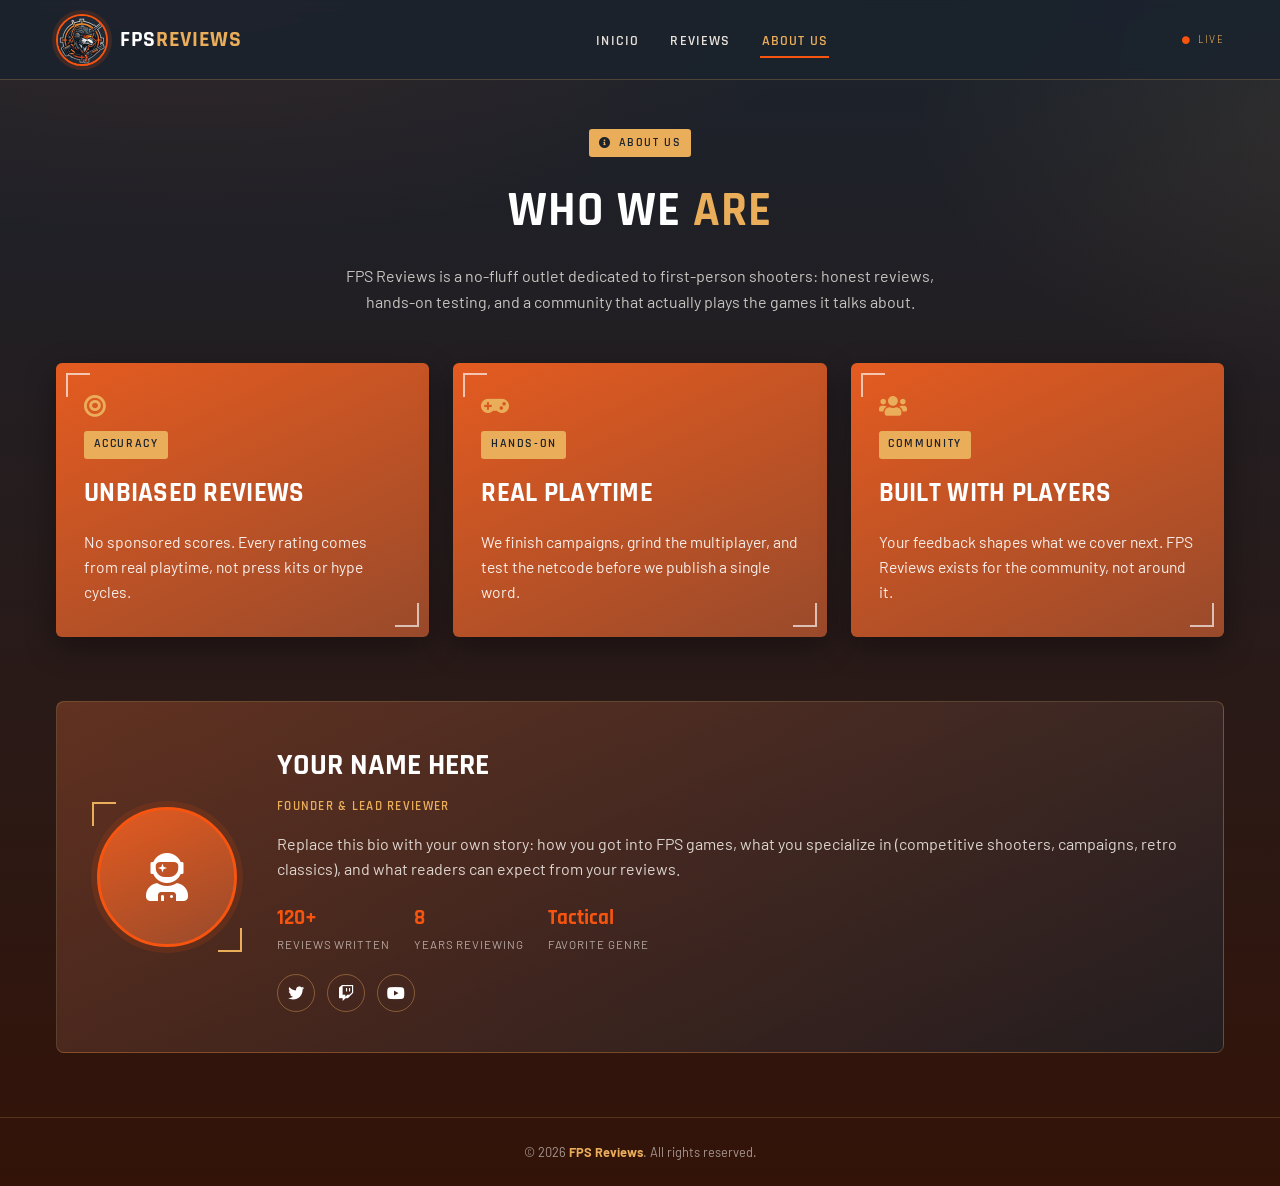
<file: page/about.html>
<!DOCTYPE html>
<html lang="en">

<head>
    <meta charset="UTF-8">
    <meta name="viewport" content="width=device-width, initial-scale=1.0">
    <title>About Us - FPS Reviews</title>
    <!-- FONT AWESOME-->
    <link rel="stylesheet" href="https://cdnjs.cloudflare.com/ajax/libs/font-awesome/5.15.3/css/all.min.css">
    <!-- GOOGLE FONTS: Rajdhani (display/técnica) + Barlow (texto) -->
    <link rel="preconnect" href="https://fonts.googleapis.com">
    <link rel="preconnect" href="https://fonts.gstatic.com" crossorigin>
    <link href="https://fonts.googleapis.com/css2?family=Rajdhani:wght@500;600;700&family=Barlow:wght@400;500;600&display=swap" rel="stylesheet">
    <!-- CUSTOM CSS-->
    <link rel="stylesheet" href="styles.css">
</head>

<body>
    <header class="site-header">
        <nav class="nav-main container">
            <div class="brand">
                <img src="images/logo-non-letters.jpg" alt="FPS Reviews logo" class="logo">
                <span class="brand-name">FPS<em>Reviews</em></span>
            </div>
            <ul class="nav-menu" id="nav-menu">
                <li>
                    <a href="index.html" class="nav-link">inicio</a>
                </li>
                <li>
                    <a href="reviews.html" class="nav-link">reviews</a>
                </li>
                <li>
                    <a href="about.html" class="nav-link active">about us</a>
                </li>
            </ul>
            <span class="hud-status"><i class="fas fa-circle"></i> live</span>
            <button class="nav-toggle" id="nav-toggle" aria-label="Abrir menú" aria-expanded="false" aria-controls="nav-menu">
                <span></span>
                <span></span>
                <span></span>
            </button>
        </nav>
    </header>

    <section class="page-hero container">
        <span class="eyebrow"><i class="fas fa-info-circle"></i> about us</span>
        <h1>Who We <span>Are</span></h1>
        <p>FPS Reviews is a no-fluff outlet dedicated to first-person shooters: honest reviews, hands-on testing,
            and a community that actually plays the games it talks about.</p>
    </section>

    <section class="mission-grid container">
        <div class="content">
            <i class="fas fa-bullseye card-icon"></i>
            <span class="eyebrow">accuracy</span>
            <h2>Unbiased Reviews</h2>
            <p>No sponsored scores. Every rating comes from real playtime, not press kits or hype cycles.</p>
        </div>
        <div class="content">
            <i class="fas fa-gamepad card-icon"></i>
            <span class="eyebrow">hands-on</span>
            <h2>Real Playtime</h2>
            <p>We finish campaigns, grind the multiplayer, and test the netcode before we publish a single word.</p>
        </div>
        <div class="content">
            <i class="fas fa-users card-icon"></i>
            <span class="eyebrow">community</span>
            <h2>Built With Players</h2>
            <p>Your feedback shapes what we cover next. FPS Reviews exists for the community, not around it.</p>
        </div>
    </section>

    <section class="profile-section container">
        <div class="profile-card">
            <div class="profile-avatar">
                <i class="fas fa-user-astronaut"></i>
            </div>
            <div class="profile-info">
                <h2>Your Name Here</h2>
                <span class="profile-role">Founder &amp; Lead Reviewer</span>
                <p>Replace this bio with your own story: how you got into FPS games, what you specialize in
                    (competitive shooters, campaigns, retro classics), and what readers can expect from your
                    reviews.</p>
                <div class="profile-stats">
                    <div>
                        <span class="stat-value">120+</span>
                        <span class="stat-label">Reviews written</span>
                    </div>
                    <div>
                        <span class="stat-value">8</span>
                        <span class="stat-label">Years reviewing</span>
                    </div>
                    <div>
                        <span class="stat-value">Tactical</span>
                        <span class="stat-label">Favorite genre</span>
                    </div>
                </div>
                <div class="profile-social">
                    <a href="#" aria-label="Twitter / X"><i class="fab fa-twitter"></i></a>
                    <a href="#" aria-label="Twitch"><i class="fab fa-twitch"></i></a>
                    <a href="#" aria-label="YouTube"><i class="fab fa-youtube"></i></a>
                </div>
            </div>
        </div>
    </section>

    <footer class="site-footer">
        <p>&copy; 2026 <strong>FPS Reviews</strong>. All rights reserved.</p>
    </footer>

    <script src="main.js"></script>
</body>

</html>
</file>
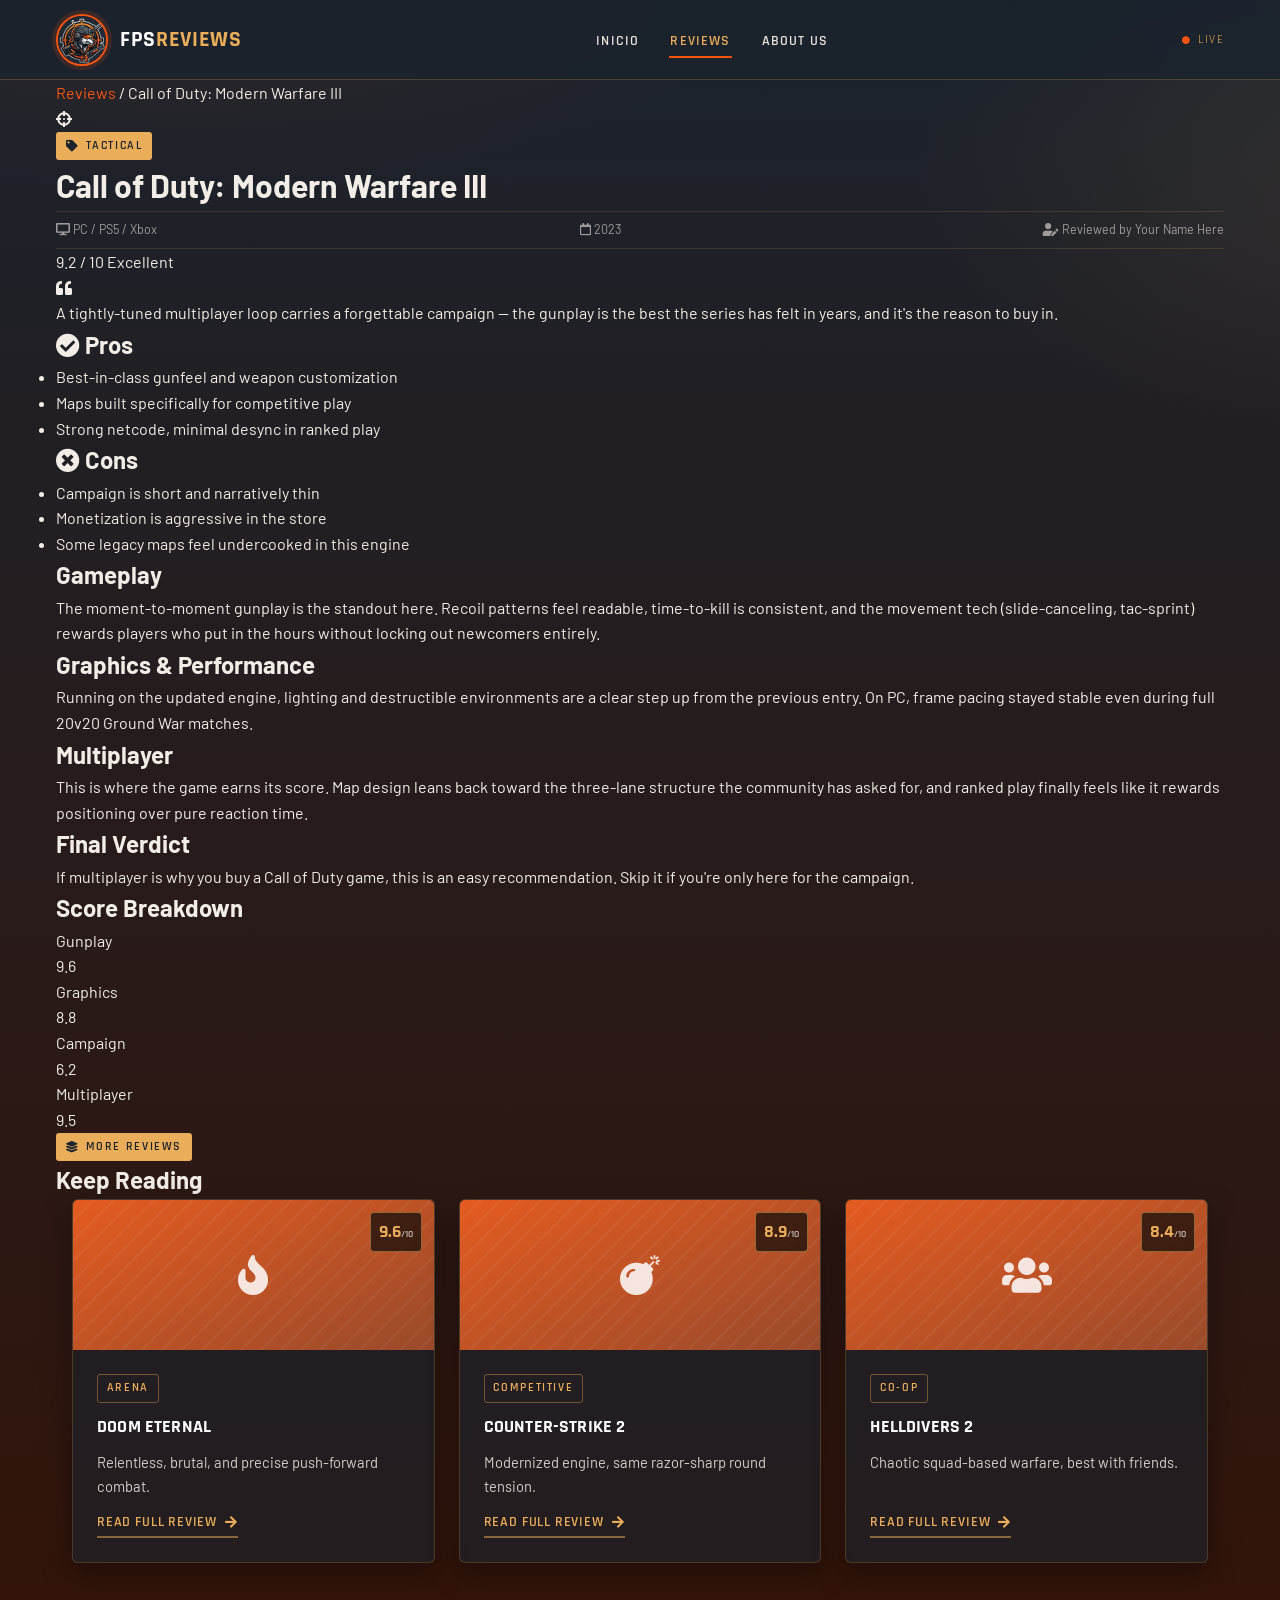
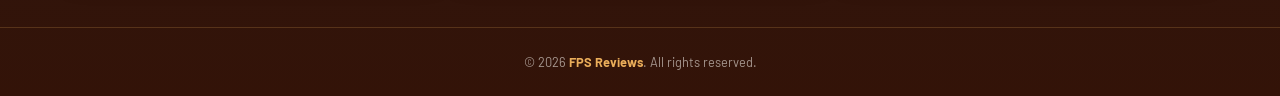
<file: page/review-detail.html>
<!DOCTYPE html>
<html lang="en">

<head>
    <meta charset="UTF-8">
    <meta name="viewport" content="width=device-width, initial-scale=1.0">
    <title>Call of Duty: Modern Warfare III Review - FPS Reviews</title>
    <!-- FONT AWESOME-->
    <link rel="stylesheet" href="https://cdnjs.cloudflare.com/ajax/libs/font-awesome/5.15.3/css/all.min.css">
    <!-- GOOGLE FONTS: Rajdhani (display/técnica) + Barlow (texto) -->
    <link rel="preconnect" href="https://fonts.googleapis.com">
    <link rel="preconnect" href="https://fonts.gstatic.com" crossorigin>
    <link href="https://fonts.googleapis.com/css2?family=Rajdhani:wght@500;600;700&family=Barlow:wght@400;500;600&display=swap" rel="stylesheet">
    <!-- CUSTOM CSS-->
    <link rel="stylesheet" href="styles.css">
</head>

<body>
    <header class="site-header">
        <nav class="nav-main container">
            <div class="brand">
                <img src="images/logo-non-letters.jpg" alt="FPS Reviews logo" class="logo">
                <span class="brand-name">FPS<em>Reviews</em></span>
            </div>
            <ul class="nav-menu" id="nav-menu">
                <li>
                    <a href="index.html" class="nav-link">inicio</a>
                </li>
                <li>
                    <a href="reviews.html" class="nav-link active">reviews</a>
                </li>
                <li>
                    <a href="about.html" class="nav-link">about us</a>
                </li>
            </ul>
            <span class="hud-status"><i class="fas fa-circle"></i> live</span>
            <button class="nav-toggle" id="nav-toggle" aria-label="Abrir menú" aria-expanded="false" aria-controls="nav-menu">
                <span></span>
                <span></span>
                <span></span>
            </button>
        </nav>
    </header>

    <nav class="breadcrumb container" aria-label="Breadcrumb">
        <a href="reviews.html">Reviews</a>
        <span>/</span>
        <span>Call of Duty: Modern Warfare III</span>
    </nav>

    <header class="detail-hero container">
        <div class="detail-hero-thumb">
            <i class="fas fa-crosshairs"></i>
        </div>
        <div class="detail-hero-info">
            <span class="eyebrow"><i class="fas fa-tag"></i> tactical</span>
            <h1>Call of Duty: Modern Warfare III</h1>
            <div class="review-meta">
                <span><i class="fas fa-desktop"></i> PC / PS5 / Xbox</span>
                <span><i class="far fa-calendar"></i> 2023</span>
                <span><i class="fas fa-user-edit"></i> Reviewed by Your Name Here</span>
            </div>
        </div>
        <div class="detail-score">
            <span class="score-value">9.2</span>
            <span class="score-max">/ 10</span>
            <span class="score-label">Excellent</span>
        </div>
    </header>

    <section class="verdict-box container">
        <i class="fas fa-quote-left"></i>
        <p>A tightly-tuned multiplayer loop carries a forgettable campaign — the gunplay is the best the series has
            felt in years, and it's the reason to buy in.</p>
    </section>

    <section class="pros-cons container">
        <div class="pros">
            <h2><i class="fas fa-check-circle"></i> Pros</h2>
            <ul>
                <li>Best-in-class gunfeel and weapon customization</li>
                <li>Maps built specifically for competitive play</li>
                <li>Strong netcode, minimal desync in ranked play</li>
            </ul>
        </div>
        <div class="cons">
            <h2><i class="fas fa-times-circle"></i> Cons</h2>
            <ul>
                <li>Campaign is short and narratively thin</li>
                <li>Monetization is aggressive in the store</li>
                <li>Some legacy maps feel undercooked in this engine</li>
            </ul>
        </div>
    </section>

    <section class="review-article container">
        <h2>Gameplay</h2>
        <p>The moment-to-moment gunplay is the standout here. Recoil patterns feel readable, time-to-kill is
            consistent, and the movement tech (slide-canceling, tac-sprint) rewards players who put in the hours
            without locking out newcomers entirely.</p>

        <h2>Graphics &amp; Performance</h2>
        <p>Running on the updated engine, lighting and destructible environments are a clear step up from the
            previous entry. On PC, frame pacing stayed stable even during full 20v20 Ground War matches.</p>

        <h2>Multiplayer</h2>
        <p>This is where the game earns its score. Map design leans back toward the three-lane structure the
            community has asked for, and ranked play finally feels like it rewards positioning over pure reaction
            time.</p>

        <h2>Final Verdict</h2>
        <p>If multiplayer is why you buy a Call of Duty game, this is an easy recommendation. Skip it if you're
            only here for the campaign.</p>
    </section>

    <section class="rating-bars container">
        <h2>Score Breakdown</h2>
        <div class="bar-row">
            <span class="bar-label">Gunplay</span>
            <div class="bar-track"><div class="bar-fill" style="width: 96%;"></div></div>
            <span class="bar-value">9.6</span>
        </div>
        <div class="bar-row">
            <span class="bar-label">Graphics</span>
            <div class="bar-track"><div class="bar-fill" style="width: 88%;"></div></div>
            <span class="bar-value">8.8</span>
        </div>
        <div class="bar-row">
            <span class="bar-label">Campaign</span>
            <div class="bar-track"><div class="bar-fill" style="width: 62%;"></div></div>
            <span class="bar-value">6.2</span>
        </div>
        <div class="bar-row">
            <span class="bar-label">Multiplayer</span>
            <div class="bar-track"><div class="bar-fill" style="width: 95%;"></div></div>
            <span class="bar-value">9.5</span>
        </div>
    </section>

    <section class="related-reviews container">
        <span class="eyebrow"><i class="fas fa-layer-group"></i> more reviews</span>
        <h2>Keep Reading</h2>
        <div class="review-grid">

            <article class="review-card">
                <div class="review-thumb">
                    <i class="fas fa-fire"></i>
                    <span class="score-badge">9.6<small>/10</small></span>
                </div>
                <div class="review-body">
                    <span class="eyebrow">arena</span>
                    <h3>DOOM Eternal</h3>
                    <p>Relentless, brutal, and precise push-forward combat.</p>
                    <a href="reviews.html" class="cta">Read full review <i class="fas fa-arrow-right"></i></a>
                </div>
            </article>

            <article class="review-card">
                <div class="review-thumb">
                    <i class="fas fa-bomb"></i>
                    <span class="score-badge">8.9<small>/10</small></span>
                </div>
                <div class="review-body">
                    <span class="eyebrow">competitive</span>
                    <h3>Counter-Strike 2</h3>
                    <p>Modernized engine, same razor-sharp round tension.</p>
                    <a href="reviews.html" class="cta">Read full review <i class="fas fa-arrow-right"></i></a>
                </div>
            </article>

            <article class="review-card">
                <div class="review-thumb">
                    <i class="fas fa-users"></i>
                    <span class="score-badge">8.4<small>/10</small></span>
                </div>
                <div class="review-body">
                    <span class="eyebrow">co-op</span>
                    <h3>Helldivers 2</h3>
                    <p>Chaotic squad-based warfare, best with friends.</p>
                    <a href="reviews.html" class="cta">Read full review <i class="fas fa-arrow-right"></i></a>
                </div>
            </article>

        </div>
    </section>

    <footer class="site-footer">
        <p>&copy; 2026 <strong>FPS Reviews</strong>. All rights reserved.</p>
    </footer>

    <script src="main.js"></script>
</body>

</html>
</file>
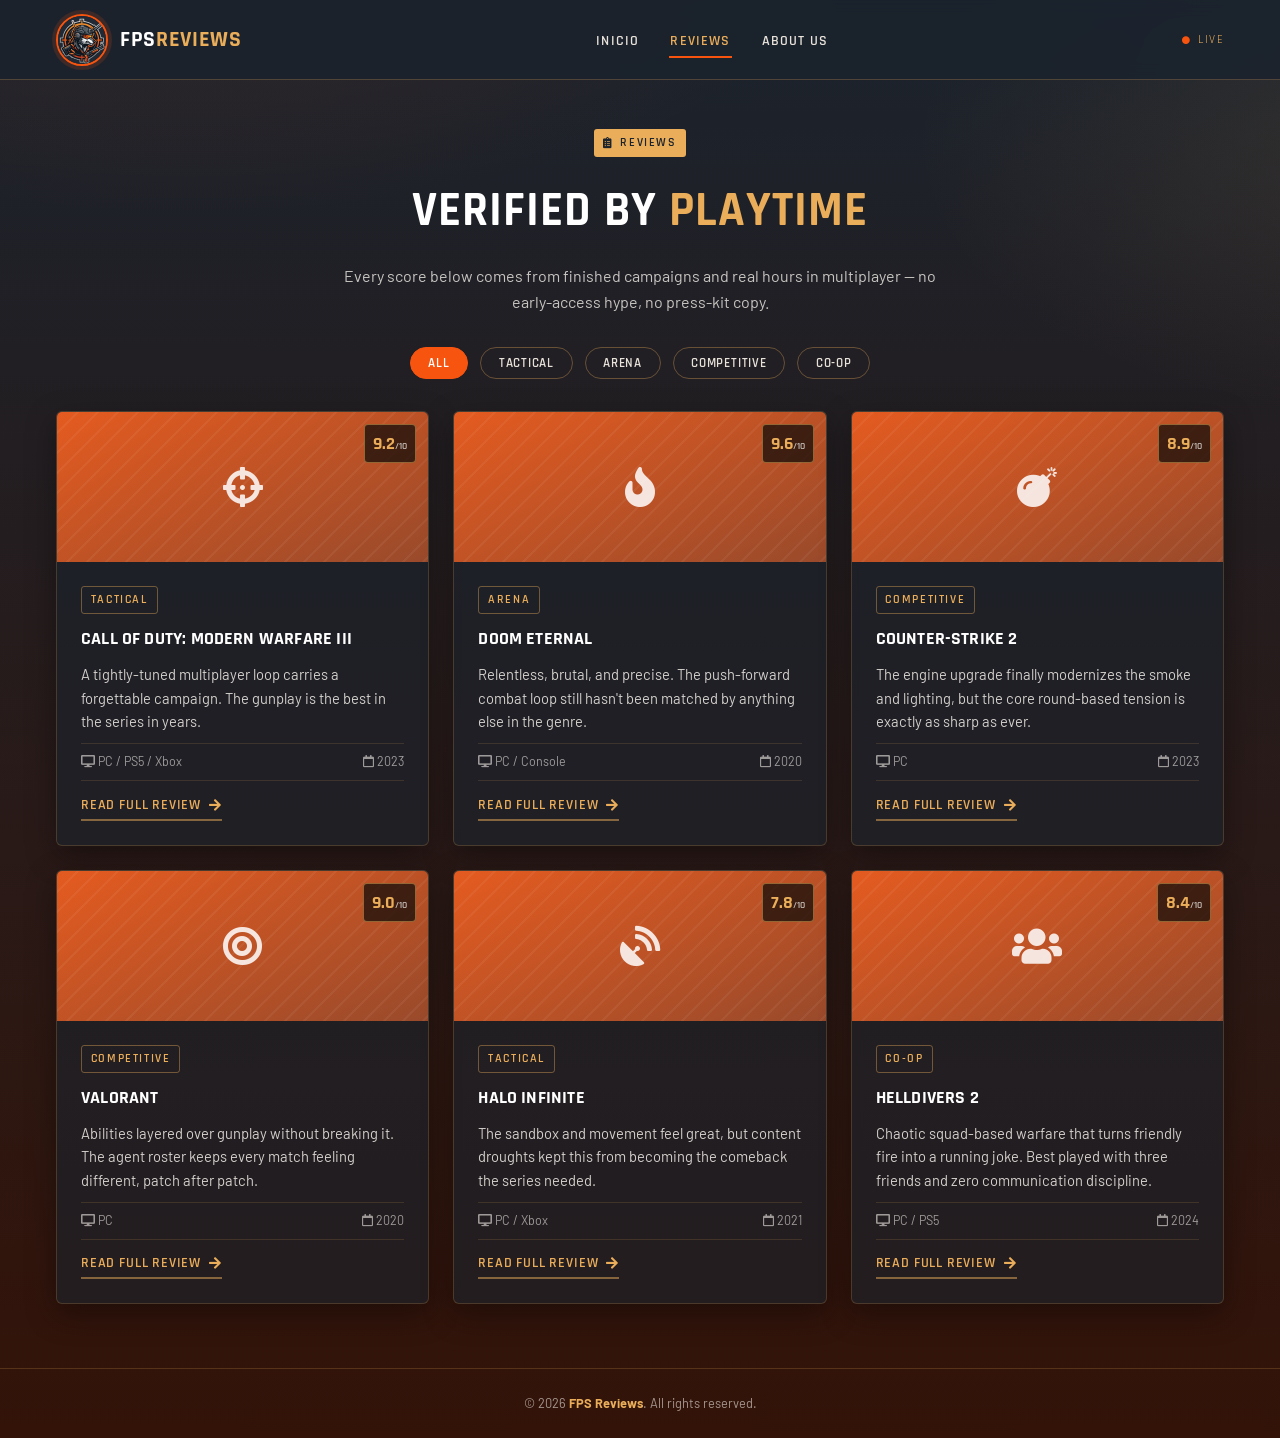
<file: page/reviews.html>
<!DOCTYPE html>
<html lang="en">

<head>
    <meta charset="UTF-8">
    <meta name="viewport" content="width=device-width, initial-scale=1.0">
    <title>Reviews - FPS Reviews</title>
    <!-- FONT AWESOME-->
    <link rel="stylesheet" href="https://cdnjs.cloudflare.com/ajax/libs/font-awesome/5.15.3/css/all.min.css">
    <!-- GOOGLE FONTS: Rajdhani (display/técnica) + Barlow (texto) -->
    <link rel="preconnect" href="https://fonts.googleapis.com">
    <link rel="preconnect" href="https://fonts.gstatic.com" crossorigin>
    <link href="https://fonts.googleapis.com/css2?family=Rajdhani:wght@500;600;700&family=Barlow:wght@400;500;600&display=swap" rel="stylesheet">
    <!-- CUSTOM CSS-->
    <link rel="stylesheet" href="styles.css">
</head>

<body>
    <header class="site-header">
        <nav class="nav-main container">
            <div class="brand">
                <img src="images/logo-non-letters.jpg" alt="FPS Reviews logo" class="logo">
                <span class="brand-name">FPS<em>Reviews</em></span>
            </div>
            <ul class="nav-menu" id="nav-menu">
                <li>
                    <a href="index.html" class="nav-link">inicio</a>
                </li>
                <li>
                    <a href="reviews.html" class="nav-link active">reviews</a>
                </li>
                <li>
                    <a href="about.html" class="nav-link">about us</a>
                </li>
            </ul>
            <span class="hud-status"><i class="fas fa-circle"></i> live</span>
            <button class="nav-toggle" id="nav-toggle" aria-label="Abrir menú" aria-expanded="false" aria-controls="nav-menu">
                <span></span>
                <span></span>
                <span></span>
            </button>
        </nav>
    </header>

    <section class="page-hero container">
        <span class="eyebrow"><i class="fas fa-clipboard-list"></i> reviews</span>
        <h1>Verified By <span>Playtime</span></h1>
        <p>Every score below comes from finished campaigns and real hours in multiplayer — no early-access hype,
            no press-kit copy.</p>
    </section>

    <div class="filter-bar container" role="group" aria-label="Filtrar reseñas por género">
        <button class="filter-chip active" data-filter="all">All</button>
        <button class="filter-chip" data-filter="tactical">Tactical</button>
        <button class="filter-chip" data-filter="arena">Arena</button>
        <button class="filter-chip" data-filter="competitive">Competitive</button>
        <button class="filter-chip" data-filter="co-op">Co-op</button>
    </div>

    <section class="review-grid container">

        <article class="review-card" data-genre="tactical">
            <div class="review-thumb">
                <i class="fas fa-crosshairs"></i>
                <span class="score-badge">9.2<small>/10</small></span>
            </div>
            <div class="review-body">
                <span class="eyebrow">tactical</span>
                <h3>Call of Duty: Modern Warfare III</h3>
                <p>A tightly-tuned multiplayer loop carries a forgettable campaign. The gunplay is the best in the
                    series in years.</p>
                <div class="review-meta">
                    <span><i class="fas fa-desktop"></i> PC / PS5 / Xbox</span>
                    <span><i class="far fa-calendar"></i> 2023</span>
                </div>
                <a href="#" class="cta">Read full review <i class="fas fa-arrow-right"></i></a>
            </div>
        </article>

        <article class="review-card" data-genre="arena">
            <div class="review-thumb">
                <i class="fas fa-fire"></i>
                <span class="score-badge">9.6<small>/10</small></span>
            </div>
            <div class="review-body">
                <span class="eyebrow">arena</span>
                <h3>DOOM Eternal</h3>
                <p>Relentless, brutal, and precise. The push-forward combat loop still hasn't been matched by
                    anything else in the genre.</p>
                <div class="review-meta">
                    <span><i class="fas fa-desktop"></i> PC / Console</span>
                    <span><i class="far fa-calendar"></i> 2020</span>
                </div>
                <a href="#" class="cta">Read full review <i class="fas fa-arrow-right"></i></a>
            </div>
        </article>

        <article class="review-card" data-genre="competitive">
            <div class="review-thumb">
                <i class="fas fa-bomb"></i>
                <span class="score-badge">8.9<small>/10</small></span>
            </div>
            <div class="review-body">
                <span class="eyebrow">competitive</span>
                <h3>Counter-Strike 2</h3>
                <p>The engine upgrade finally modernizes the smoke and lighting, but the core round-based tension is
                    exactly as sharp as ever.</p>
                <div class="review-meta">
                    <span><i class="fas fa-desktop"></i> PC</span>
                    <span><i class="far fa-calendar"></i> 2023</span>
                </div>
                <a href="#" class="cta">Read full review <i class="fas fa-arrow-right"></i></a>
            </div>
        </article>

        <article class="review-card" data-genre="competitive">
            <div class="review-thumb">
                <i class="fas fa-bullseye"></i>
                <span class="score-badge">9.0<small>/10</small></span>
            </div>
            <div class="review-body">
                <span class="eyebrow">competitive</span>
                <h3>Valorant</h3>
                <p>Abilities layered over gunplay without breaking it. The agent roster keeps every match feeling
                    different, patch after patch.</p>
                <div class="review-meta">
                    <span><i class="fas fa-desktop"></i> PC</span>
                    <span><i class="far fa-calendar"></i> 2020</span>
                </div>
                <a href="#" class="cta">Read full review <i class="fas fa-arrow-right"></i></a>
            </div>
        </article>

        <article class="review-card" data-genre="tactical">
            <div class="review-thumb">
                <i class="fas fa-satellite-dish"></i>
                <span class="score-badge">7.8<small>/10</small></span>
            </div>
            <div class="review-body">
                <span class="eyebrow">tactical</span>
                <h3>Halo Infinite</h3>
                <p>The sandbox and movement feel great, but content droughts kept this from becoming the comeback
                    the series needed.</p>
                <div class="review-meta">
                    <span><i class="fas fa-desktop"></i> PC / Xbox</span>
                    <span><i class="far fa-calendar"></i> 2021</span>
                </div>
                <a href="#" class="cta">Read full review <i class="fas fa-arrow-right"></i></a>
            </div>
        </article>

        <article class="review-card" data-genre="co-op">
            <div class="review-thumb">
                <i class="fas fa-users"></i>
                <span class="score-badge">8.4<small>/10</small></span>
            </div>
            <div class="review-body">
                <span class="eyebrow">co-op</span>
                <h3>Helldivers 2</h3>
                <p>Chaotic squad-based warfare that turns friendly fire into a running joke. Best played with three
                    friends and zero communication discipline.</p>
                <div class="review-meta">
                    <span><i class="fas fa-desktop"></i> PC / PS5</span>
                    <span><i class="far fa-calendar"></i> 2024</span>
                </div>
                <a href="#" class="cta">Read full review <i class="fas fa-arrow-right"></i></a>
            </div>
        </article>

    </section>

    <p class="no-results container" hidden>No reviews match this filter yet.</p>

    <footer class="site-footer">
        <p>&copy; 2026 <strong>FPS Reviews</strong>. All rights reserved.</p>
    </footer>

    <script src="main.js"></script>
</body>

</html>
</file>
<file: page/styles.css>
:root {
    --e45b20: #e45b20;
    --f48b2c: #f48b2c;
    --1b232d: #1b232d;
    --f7540f: #f7540f;
    --994a2b: #994a2b;
    --eaad5a: #eaad5a;
    --606a70: #606a70;
    --de8a4f: #de8a4f;
    --331308: #331308;

    --font-display: 'Rajdhani', 'Arial Narrow', sans-serif;
    --font-body: 'Barlow', Arial, sans-serif;
}

* {
    box-sizing: border-box;
    margin: 0;
    padding: 0;
}

html {
    scroll-behavior: smooth;
}

body {
    font-family: var(--font-body);
    line-height: 1.6;
    color: #f2ede7;
    background:
        radial-gradient(1200px 600px at 15% -10%, rgba(247, 84, 15, 0.14), transparent 60%),
        radial-gradient(900px 500px at 110% 10%, rgba(234, 173, 90, 0.10), transparent 55%),
        linear-gradient(180deg, var(--1b232d) 0%, var(--331308) 100%);
    min-height: 100vh;
}

a {
    color: var(--f7540f);
    text-decoration: none;
}

.container {
    max-width: 1200px;
    margin: 0 auto;
    padding: 0 1rem;
}

/* ==========================================================================
   HEADER / NAV
   ========================================================================== */

.site-header {
    position: sticky;
    top: 0;
    z-index: 20;
    background-color: rgba(27, 35, 45, 0.85);
    backdrop-filter: blur(8px);
    -webkit-backdrop-filter: blur(8px);
    border-bottom: 1px solid rgba(234, 173, 90, 0.25);
}

.nav-main {
    display: flex;
    justify-content: space-between;
    align-items: center;
    flex-wrap: wrap;
    gap: 1rem;
    padding: 0.85rem 1rem;
}

.brand {
    display: flex;
    align-items: center;
    gap: 0.75rem;
}

.logo {
    border-radius: 50%;
    width: 52px;
    height: 52px;
    object-fit: cover;
    border: 2px solid var(--f7540f);
    box-shadow: 0 0 0 4px rgba(247, 84, 15, 0.15);
}

.brand-name {
    font-family: var(--font-display);
    font-weight: 700;
    font-size: 1.4rem;
    letter-spacing: 0.03em;
    color: #ffffff;
    text-transform: uppercase;
}

.brand-name em {
    font-style: normal;
    color: var(--eaad5a);
}

.nav-menu {
    list-style: none;
    display: flex;
    flex-wrap: wrap;
    gap: 1.75rem;
}

.nav-link {
    position: relative;
    font-family: var(--font-display);
    font-weight: 600;
    text-transform: uppercase;
    font-size: 0.9rem;
    letter-spacing: 0.08em;
    color: #e8e2da;
    padding: 0.35rem 0.1rem;
    transition: color 0.2s ease-in-out;
}

.nav-link::after {
    content: "";
    position: absolute;
    left: 0;
    bottom: -2px;
    height: 2px;
    width: 0;
    background-color: var(--f7540f);
    transition: width 0.25s ease-in-out;
}

.nav-link:hover,
.nav-link:focus-visible,
.nav-link.active {
    color: var(--eaad5a);
}

.nav-link:hover::after,
.nav-link:focus-visible::after,
.nav-link.active::after {
    width: 100%;
}

.hud-status {
    display: flex;
    align-items: center;
    gap: 0.4rem;
    font-family: var(--font-display);
    font-size: 0.75rem;
    letter-spacing: 0.12em;
    text-transform: uppercase;
    color: var(--eaad5a);
}

.hud-status i {
    font-size: 0.5rem;
    color: var(--f7540f);
    animation: pulse 1.8s ease-in-out infinite;
}

.nav-toggle {
    display: none;
    flex-direction: column;
    justify-content: center;
    align-items: center;
    gap: 5px;
    width: 40px;
    height: 40px;
    background: transparent;
    border: 1px solid rgba(234, 173, 90, 0.4);
    border-radius: 4px;
    cursor: pointer;
    padding: 0;
}

.nav-toggle span {
    display: block;
    width: 20px;
    height: 2px;
    background-color: var(--eaad5a);
    transition: transform 0.25s ease-in-out, opacity 0.2s ease-in-out;
}

.nav-toggle:hover,
.nav-toggle:focus-visible {
    border-color: var(--f7540f);
}

.nav-toggle.open span:nth-child(1) {
    transform: translateY(7px) rotate(45deg);
}

.nav-toggle.open span:nth-child(2) {
    opacity: 0;
}

.nav-toggle.open span:nth-child(3) {
    transform: translateY(-7px) rotate(-45deg);
}

/* ==========================================================================
   GALLERY / HERO
   ========================================================================== */

.container-slider {
    padding: 2.5rem 1rem 1.5rem;
}

#gallery {
    max-width: 900px;
    width: 100%;
    margin: auto;
    overflow: hidden;
    position: relative;
    border-radius: 6px;
    background-color: var(--331308);
}

#gallery::before,
#gallery::after,
.content::before,
.content::after,
.profile-avatar::before,
.profile-avatar::after {
    content: "";
    position: absolute;
    width: 22px;
    height: 22px;
    border-color: var(--eaad5a);
    border-style: solid;
    z-index: 5;
    pointer-events: none;
}

#gallery::before {
    top: 10px;
    left: 10px;
    border-width: 2px 0 0 2px;
}

#gallery::after {
    bottom: 10px;
    right: 10px;
    border-width: 0 2px 2px 0;
}

.hud-tag {
    position: absolute;
    top: 18px;
    left: 18px;
    z-index: 6;
    display: inline-flex;
    align-items: center;
    gap: 0.4rem;
    font-family: var(--font-display);
    font-weight: 600;
    font-size: 0.7rem;
    letter-spacing: 0.1em;
    text-transform: uppercase;
    color: #fff;
    background-color: rgba(20, 14, 10, 0.55);
    border: 1px solid rgba(234, 173, 90, 0.5);
    padding: 0.35rem 0.65rem;
    border-radius: 3px;
}

.hud-tag i {
    color: var(--f7540f);
}

figure {
    margin: 0;
}

.gallery-container {
    display: flex;
    transition: transform 0.5s ease-in-out;
}

.gallery-item {
    min-width: 100%;
    box-sizing: border-box;
}

.gallery-item img {
    width: 100%;
    aspect-ratio: 16 / 9;
    object-fit: cover;
    display: block;
    filter: saturate(1.05) contrast(1.05);
}

.gallery-navigation {
    display: flex;
    justify-content: space-between;
    width: calc(100% - 32px);
    margin: 0 16px;
    position: absolute;
    top: 50%;
    transform: translateY(-50%);
    z-index: 6;
}

.nav-button {
    background-color: rgba(20, 14, 10, 0.55);
    color: #ffffff;
    border: 1px solid rgba(234, 173, 90, 0.4);
    padding: 10px 16px;
    cursor: pointer;
    border-radius: 4px;
    transition: background-color 0.2s ease-in-out, border-color 0.2s ease-in-out, transform 0.15s ease-in-out;
    font-size: 1rem;
}

.nav-button:hover,
.nav-button:focus-visible {
    background-color: var(--994a2b);
    border-color: var(--f7540f);
    transform: translateY(-1px);
}

.nav-button:focus-visible {
    outline: 2px solid var(--eaad5a);
    outline-offset: 2px;
}

.gallery-dots {
    position: absolute;
    bottom: 14px;
    left: 0;
    right: 0;
    z-index: 6;
    display: flex;
    justify-content: center;
    gap: 0.5rem;
}

.dot {
    width: 9px;
    height: 9px;
    border-radius: 50%;
    border: 1px solid rgba(255, 255, 255, 0.6);
    background-color: rgba(255, 255, 255, 0.15);
    cursor: pointer;
    padding: 0;
    transition: background-color 0.2s ease-in-out, transform 0.2s ease-in-out;
}

.dot:hover,
.dot:focus-visible {
    transform: scale(1.2);
}

.dot.active {
    background-color: var(--f7540f);
    border-color: var(--f7540f);
}

/* ==========================================================================
   CONTENT / BRIEFING CARDS
   ========================================================================== */

.container-content {
    display: grid;
    grid-template-columns: 1fr 1fr;
    gap: 1.5rem;
    padding: 2.5rem 1rem 4rem;
}

.content {
    position: relative;
    text-align: left;
    padding: 2rem 1.75rem;
    border-radius: 6px;
    background: linear-gradient(155deg, var(--e45b20) 0%, var(--994a2b) 100%);
    box-shadow: 0 10px 30px rgba(0, 0, 0, 0.35);
    display: flex;
    flex-direction: column;
    gap: 0.85rem;
    transition: transform 0.25s ease-in-out, box-shadow 0.25s ease-in-out;
}

.content::before {
    top: 10px;
    left: 10px;
    border-width: 2px 0 0 2px;
    border-color: rgba(255, 255, 255, 0.65);
}

.content::after {
    bottom: 10px;
    right: 10px;
    border-width: 0 2px 2px 0;
    border-color: rgba(255, 255, 255, 0.65);
}

.profile-avatar::before {
    top: -8px;
    left: -8px;
    border-width: 2px 0 0 2px;
}

.profile-avatar::after {
    bottom: -8px;
    right: -8px;
    border-width: 0 2px 2px 0;
}

.content:hover {
    transform: translateY(-4px);
    box-shadow: 0 16px 36px rgba(0, 0, 0, 0.45);
}

.eyebrow {
    display: inline-flex;
    align-items: center;
    gap: 0.4rem;
    width: fit-content;
    font-family: var(--font-display);
    font-weight: 600;
    font-size: 0.72rem;
    letter-spacing: 0.14em;
    text-transform: uppercase;
    color: var(--1b232d);
    background-color: var(--eaad5a);
    padding: 0.3rem 0.6rem;
    border-radius: 3px;
}

.content h1,
.content h2 {
    font-family: var(--font-display);
    font-weight: 700;
    text-transform: uppercase;
    letter-spacing: 0.01em;
    color: #ffffff;
}

.content h1 {
    font-size: clamp(1.6rem, 3vw, 2.2rem);
}

.content h2 {
    font-size: clamp(1.3rem, 2.4vw, 1.7rem);
}

.content p {
    color: rgba(255, 255, 255, 0.9);
    font-size: 0.98rem;
}

.cta {
    display: inline-flex;
    align-items: center;
    gap: 0.5rem;
    width: fit-content;
    margin-top: 0.25rem;
    font-family: var(--font-display);
    font-weight: 600;
    text-transform: uppercase;
    font-size: 0.85rem;
    letter-spacing: 0.06em;
    color: #ffffff;
    border-bottom: 2px solid rgba(255, 255, 255, 0.5);
    padding-bottom: 2px;
    transition: border-color 0.2s ease-in-out, gap 0.2s ease-in-out, color 0.2s ease-in-out;
}

.cta i {
    transition: transform 0.2s ease-in-out;
}

.cta:hover,
.cta:focus-visible {
    border-color: #ffffff;
    color: var(--eaad5a);
}

.cta:hover i,
.cta:focus-visible i {
    transform: translateX(4px);
}

@keyframes pulse {
    0%, 100% { opacity: 1; }
    50% { opacity: 0.25; }
}

@media (prefers-reduced-motion: reduce) {
    *, *::before, *::after {
        animation-duration: 0.01ms !important;
        transition-duration: 0.01ms !important;
    }
}

/* ==========================================================================
   PAGE HERO (about, y otras páginas internas)
   ========================================================================== */

.page-hero {
    text-align: center;
    padding: 3rem 1rem 2rem;
}

.page-hero .eyebrow {
    margin: 0 auto 1rem;
}

.page-hero h1 {
    font-family: var(--font-display);
    font-weight: 700;
    text-transform: uppercase;
    font-size: clamp(2rem, 5vw, 3rem);
    letter-spacing: 0.02em;
    color: #ffffff;
}

.page-hero h1 span {
    color: var(--eaad5a);
}

.page-hero p {
    max-width: 620px;
    margin: 0.85rem auto 0;
    color: rgba(242, 237, 231, 0.8);
}

/* ==========================================================================
   MISSION GRID
   ========================================================================== */

.mission-grid {
    display: grid;
    grid-template-columns: repeat(3, 1fr);
    gap: 1.5rem;
    padding: 1rem 1rem 3rem;
}

.mission-grid .content {
    align-items: flex-start;
}

.mission-grid .content i.card-icon {
    font-size: 1.4rem;
    color: var(--eaad5a);
}

/* ==========================================================================
   AUTHOR PROFILE
   ========================================================================== */

.profile-section {
    padding: 1rem 1rem 4rem;
}

.profile-card {
    display: flex;
    align-items: center;
    gap: 2.5rem;
    background: linear-gradient(155deg, rgba(153, 74, 43, 0.5) 0%, rgba(27, 35, 45, 0.6) 100%);
    border: 1px solid rgba(234, 173, 90, 0.25);
    border-radius: 8px;
    padding: 2.5rem;
}

.profile-avatar {
    position: relative;
    flex-shrink: 0;
    width: 140px;
    height: 140px;
    border-radius: 50%;
    display: flex;
    align-items: center;
    justify-content: center;
    background: linear-gradient(155deg, var(--e45b20), var(--994a2b));
    border: 3px solid var(--f7540f);
    box-shadow: 0 0 0 6px rgba(247, 84, 15, 0.12);
}

.profile-avatar i {
    font-size: 3rem;
    color: #ffffff;
}

.profile-info h2 {
    font-family: var(--font-display);
    font-weight: 700;
    text-transform: uppercase;
    font-size: clamp(1.4rem, 3vw, 1.9rem);
    color: #ffffff;
}

.profile-role {
    display: block;
    font-family: var(--font-display);
    font-weight: 600;
    letter-spacing: 0.1em;
    text-transform: uppercase;
    font-size: 0.8rem;
    color: var(--eaad5a);
    margin: 0.35rem 0 0.9rem;
}

.profile-info p {
    color: rgba(242, 237, 231, 0.88);
    margin-bottom: 1.25rem;
}

.profile-stats {
    display: flex;
    flex-wrap: wrap;
    gap: 1.5rem;
    margin-bottom: 1.25rem;
}

.profile-stats div {
    display: flex;
    flex-direction: column;
}

.stat-value {
    font-family: var(--font-display);
    font-weight: 700;
    font-size: 1.3rem;
    color: var(--f7540f);
}

.stat-label {
    font-size: 0.72rem;
    letter-spacing: 0.08em;
    text-transform: uppercase;
    color: rgba(242, 237, 231, 0.65);
}

.profile-social {
    display: flex;
    gap: 0.75rem;
}

.profile-social a {
    display: flex;
    align-items: center;
    justify-content: center;
    width: 38px;
    height: 38px;
    border-radius: 50%;
    border: 1px solid rgba(234, 173, 90, 0.4);
    color: #ffffff;
    transition: background-color 0.2s ease-in-out, border-color 0.2s ease-in-out;
}

.profile-social a:hover,
.profile-social a:focus-visible {
    background-color: var(--994a2b);
    border-color: var(--f7540f);
}

/* ==========================================================================
   FOOTER
   ========================================================================== */

.site-footer {
    border-top: 1px solid rgba(234, 173, 90, 0.2);
    padding: 1.5rem 1rem;
    text-align: center;
    font-size: 0.8rem;
    color: rgba(242, 237, 231, 0.6);
}

.site-footer strong {
    color: var(--eaad5a);
}

/* ==========================================================================
   FILTER BAR
   ========================================================================== */

.filter-bar {
    display: flex;
    flex-wrap: wrap;
    justify-content: center;
    gap: 0.75rem;
    padding: 0 1rem 2rem;
}

.filter-chip {
    font-family: var(--font-display);
    font-weight: 600;
    text-transform: uppercase;
    font-size: 0.8rem;
    letter-spacing: 0.06em;
    color: #e8e2da;
    background-color: transparent;
    border: 1px solid rgba(234, 173, 90, 0.35);
    border-radius: 999px;
    padding: 0.45rem 1.1rem;
    cursor: pointer;
    transition: background-color 0.2s ease-in-out, border-color 0.2s ease-in-out, color 0.2s ease-in-out;
}

.filter-chip:hover,
.filter-chip:focus-visible {
    border-color: var(--eaad5a);
    color: var(--eaad5a);
}

.filter-chip.active {
    background-color: var(--f7540f);
    border-color: var(--f7540f);
    color: #ffffff;
}

/* ==========================================================================
   REVIEW GRID / CARDS
   ========================================================================== */

.review-grid {
    display: grid;
    grid-template-columns: repeat(3, 1fr);
    gap: 1.5rem;
    padding: 0 1rem 4rem;
}

.review-card {
    position: relative;
    border-radius: 6px;
    overflow: hidden;
    background-color: rgba(27, 35, 45, 0.6);
    border: 1px solid rgba(234, 173, 90, 0.2);
    box-shadow: 0 10px 30px rgba(0, 0, 0, 0.35);
    transition: transform 0.25s ease-in-out, box-shadow 0.25s ease-in-out;
    display: flex;
    flex-direction: column;
}

.review-card:hover {
    transform: translateY(-4px);
    box-shadow: 0 16px 36px rgba(0, 0, 0, 0.45);
}

.review-thumb {
    position: relative;
    height: 150px;
    display: flex;
    align-items: center;
    justify-content: center;
    background:
        repeating-linear-gradient(135deg, rgba(255, 255, 255, 0.05) 0 2px, transparent 2px 14px),
        linear-gradient(155deg, var(--e45b20) 0%, var(--994a2b) 100%);
}

.review-thumb i {
    font-size: 2.5rem;
    color: rgba(255, 255, 255, 0.85);
}

.score-badge {
    position: absolute;
    top: 12px;
    right: 12px;
    font-family: var(--font-display);
    font-weight: 700;
    font-size: 1.15rem;
    color: var(--eaad5a);
    background-color: rgba(20, 14, 10, 0.75);
    border: 1px solid rgba(234, 173, 90, 0.5);
    border-radius: 4px;
    padding: 0.25rem 0.5rem;
}

.score-badge small {
    font-size: 0.65rem;
    font-weight: 600;
    color: rgba(255, 255, 255, 0.7);
}

.review-body {
    padding: 1.5rem;
    display: flex;
    flex-direction: column;
    gap: 0.6rem;
    flex: 1;
}

.review-body .eyebrow {
    background-color: transparent;
    border: 1px solid rgba(234, 173, 90, 0.4);
    color: var(--eaad5a);
    padding: 0.25rem 0.55rem;
}

.review-body h3 {
    font-family: var(--font-display);
    font-weight: 700;
    text-transform: uppercase;
    font-size: 1.15rem;
    letter-spacing: 0.01em;
    color: #ffffff;
}

.review-body p {
    font-size: 0.92rem;
    color: rgba(242, 237, 231, 0.85);
    flex: 1;
}

.review-meta {
    display: flex;
    justify-content: space-between;
    font-size: 0.78rem;
    color: rgba(242, 237, 231, 0.6);
    padding: 0.5rem 0;
    border-top: 1px solid rgba(234, 173, 90, 0.15);
    border-bottom: 1px solid rgba(234, 173, 90, 0.15);
}

.review-body .cta {
    color: var(--eaad5a);
    border-bottom-color: rgba(234, 173, 90, 0.5);
    margin-top: 0.25rem;
}

.review-body .cta:hover,
.review-body .cta:focus-visible {
    color: #ffffff;
    border-color: #ffffff;
}

.no-results {
    text-align: center;
    padding: 2rem 1rem 4rem;
    color: rgba(242, 237, 231, 0.7);
    font-family: var(--font-display);
    text-transform: uppercase;
    letter-spacing: 0.05em;
}

/* ==========================================================================
   RESPONSIVE
   ========================================================================== */

/* Tablet */
@media (max-width: 768px) {
    .container-content {
        grid-template-columns: 1fr;
        padding: 2rem 1rem 3rem;
    }

    .nav-menu {
        gap: 1rem;
    }

    .nav-toggle {
        display: flex;
        order: 2;
    }

    .nav-menu {
        position: absolute;
        top: 100%;
        left: 0;
        right: 0;
        flex-direction: column;
        align-items: center;
        gap: 0;
        background-color: rgba(27, 35, 45, 0.97);
        border-bottom: 1px solid rgba(234, 173, 90, 0.25);
        max-height: 0;
        overflow: hidden;
        transition: max-height 0.3s ease-in-out;
    }

    .nav-menu.open {
        max-height: 260px;
    }

    .nav-menu li {
        width: 100%;
        text-align: center;
    }

    .nav-link {
        display: block;
        padding: 0.9rem 1rem;
    }

    .nav-link::after {
        display: none;
    }

    .hud-status {
        order: 1;
    }

    .hud-status {
        order: 3;
        width: 100%;
        justify-content: center;
    }

    .gallery-navigation {
        width: calc(100% - 20px);
        margin: 0 10px;
    }

    .nav-button {
        padding: 8px 12px;
    }

    .mission-grid {
        grid-template-columns: 1fr;
    }

    .review-grid {
        grid-template-columns: repeat(2, 1fr);
    }

    .profile-card {
        flex-direction: column;
        text-align: center;
        gap: 1.5rem;
    }

    .profile-stats {
        justify-content: center;
    }

    .profile-info div {
        align-items: center;
    }

    .profile-social {
        justify-content: center;
    }
}

/* Móvil */
@media (max-width: 480px) {
    .logo {
        width: 42px;
        height: 42px;
    }

    .brand-name {
        font-size: 1.15rem;
    }

    .nav-menu {
        gap: 0.75rem;
        font-size: 0.85rem;
    }

    .hud-tag {
        font-size: 0.62rem;
        padding: 0.28rem 0.5rem;
        top: 12px;
        left: 12px;
    }

    .content {
        padding: 1.5rem 1.25rem;
    }

    .gallery-dots {
        bottom: 10px;
    }

    .profile-card {
        padding: 1.75rem 1.25rem;
    }

    .profile-avatar {
        width: 110px;
        height: 110px;
    }

    .profile-avatar i {
        font-size: 2.4rem;
    }

    .review-grid {
        grid-template-columns: 1fr;
    }

    .filter-bar {
        gap: 0.5rem;
    }

    .filter-chip {
        font-size: 0.72rem;
        padding: 0.4rem 0.85rem;
    }
}
</file>
